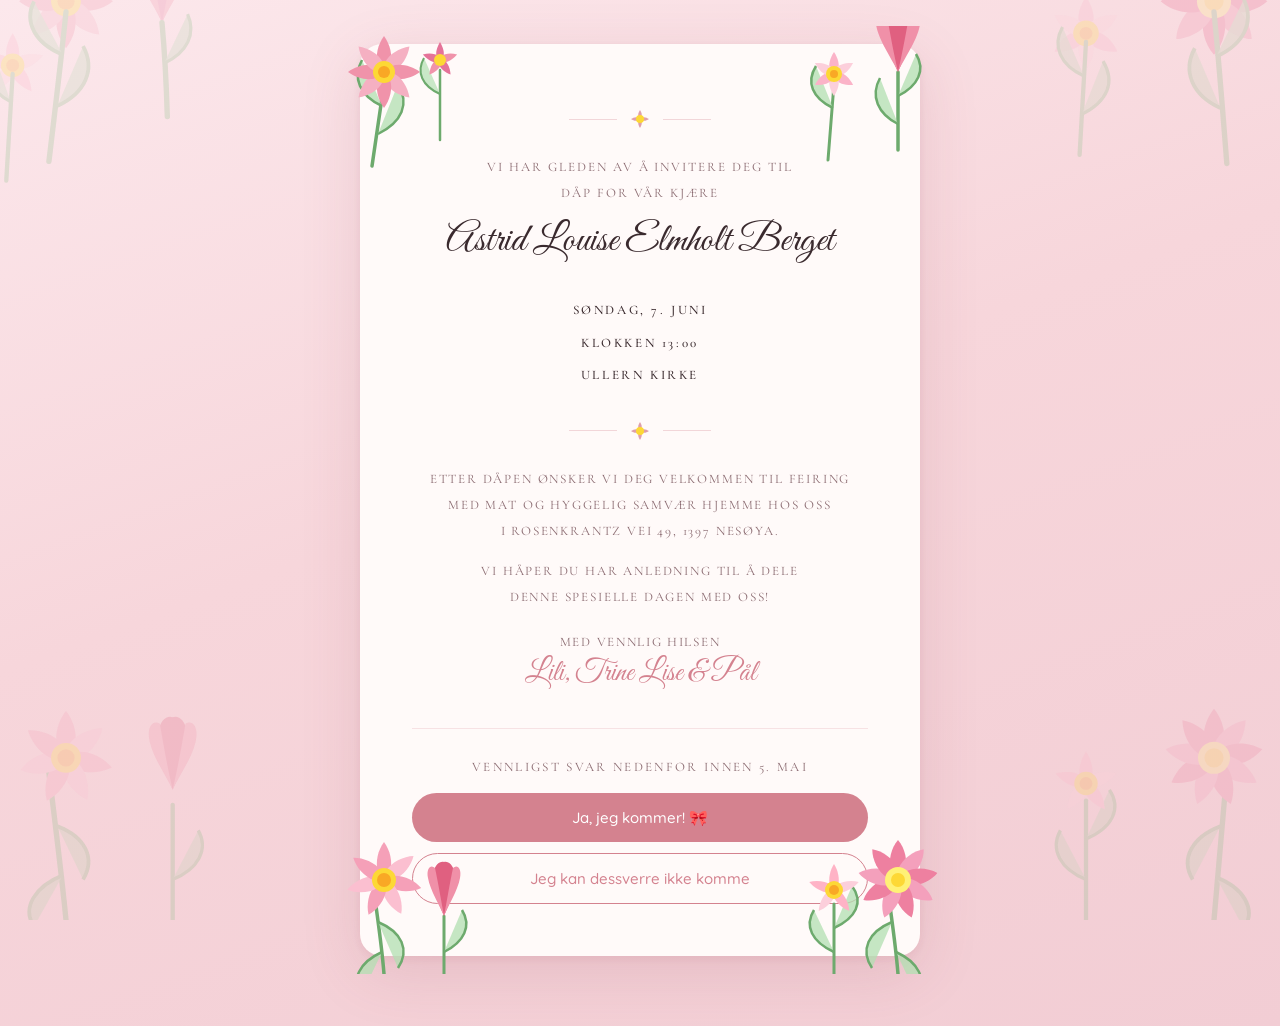
<file: index.html>
<!DOCTYPE html>
<html lang="no">
<head>
<meta charset="UTF-8">
<meta name="viewport" content="width=device-width, initial-scale=1.0">
<title>Dåpsinvitasjon – Astrid Louise Elmholt Berget</title>
<link rel="stylesheet" href="style.css">
<link href="https://fonts.googleapis.com/css2?family=Great+Vibes&family=Cormorant+Garamond:ital,wght@0,300;0,400;0,500;1,300;1,400&family=Quicksand:wght@400;500&display=swap" rel="stylesheet">
</head>
<body>

<!-- Background flowers -->
<div class="bg-flowers" aria-hidden="true">
  <!-- Top left -->
  <svg class="bg-flower bg-tl" viewBox="0 0 280 300" xmlns="http://www.w3.org/2000/svg">
    <g transform="translate(80,20)">
      <path d="M0,-44 C8,-34 11,-20 8,-10 C5,0 -5,0 -8,-10 C-11,-20 -8,-34 0,-44Z" fill="#f093aa" transform="rotate(0)"/>
      <path d="M0,-44 C8,-34 11,-20 8,-10 C5,0 -5,0 -8,-10 C-11,-20 -8,-34 0,-44Z" fill="#f5b0c2" transform="rotate(45)"/>
      <path d="M0,-44 C8,-34 11,-20 8,-10 C5,0 -5,0 -8,-10 C-11,-20 -8,-34 0,-44Z" fill="#f093aa" transform="rotate(90)"/>
      <path d="M0,-44 C8,-34 11,-20 8,-10 C5,0 -5,0 -8,-10 C-11,-20 -8,-34 0,-44Z" fill="#f5b0c2" transform="rotate(135)"/>
      <path d="M0,-44 C8,-34 11,-20 8,-10 C5,0 -5,0 -8,-10 C-11,-20 -8,-34 0,-44Z" fill="#f093aa" transform="rotate(180)"/>
      <path d="M0,-44 C8,-34 11,-20 8,-10 C5,0 -5,0 -8,-10 C-11,-20 -8,-34 0,-44Z" fill="#f5b0c2" transform="rotate(225)"/>
      <path d="M0,-44 C8,-34 11,-20 8,-10 C5,0 -5,0 -8,-10 C-11,-20 -8,-34 0,-44Z" fill="#f093aa" transform="rotate(270)"/>
      <path d="M0,-44 C8,-34 11,-20 8,-10 C5,0 -5,0 -8,-10 C-11,-20 -8,-34 0,-44Z" fill="#f5b0c2" transform="rotate(315)"/>
      <circle r="14" fill="#fdd835"/><circle r="8" fill="#f9a825"/>
    </g>
    <path d="M80,30 C76,70 70,120 64,170" stroke="#7cb97c" stroke-width="5" fill="none" stroke-linecap="round"/>
    <path d="M77,70 C52,60 40,40 50,20" stroke="#7cb97c" stroke-width="3.5" fill="#a5d6a7" fill-opacity=".8"/>
    <path d="M72,118 C98,106 108,84 96,62" stroke="#7cb97c" stroke-width="3.5" fill="#a5d6a7" fill-opacity=".8"/>
    <g transform="translate(170,40)">
      <path d="M0,0 C-6,-14 -18,-40 -16,-60 C-13,-76 -6,-80 0,-78 C6,-80 13,-76 16,-60 C18,-40 6,-14 0,0Z" fill="#e57399"/>
      <path d="M0,0 C-6,-14 -22,-36 -25,-54 C-27,-68 -20,-75 -14,-70 C-10,-50 -5,-25 0,0Z" fill="#f090a8"/>
      <path d="M0,0 C6,-14 22,-36 25,-54 C27,-68 20,-75 14,-70 C10,-50 5,-25 0,0Z" fill="#f090a8"/>
      <path d="M0,0 C2,22 4,55 5,88" stroke="#7cb97c" stroke-width="5" fill="none" stroke-linecap="round"/>
      <path d="M2,38 C24,28 32,10 24,-8" stroke="#7cb97c" stroke-width="3" fill="#a5d6a7" fill-opacity=".8"/>
    </g>
    <g transform="translate(30,80)">
      <path d="M0,-30 C5,-22 8,-12 5,-4 C2,4 -2,4 -5,-4 C-8,-12 -5,-22 0,-30Z" fill="#ffb3c6" transform="rotate(0)"/>
      <path d="M0,-30 C5,-22 8,-12 5,-4 C2,4 -2,4 -5,-4 C-8,-12 -5,-22 0,-30Z" fill="#fccfdb" transform="rotate(72)"/>
      <path d="M0,-30 C5,-22 8,-12 5,-4 C2,4 -2,4 -5,-4 C-8,-12 -5,-22 0,-30Z" fill="#ffb3c6" transform="rotate(144)"/>
      <path d="M0,-30 C5,-22 8,-12 5,-4 C2,4 -2,4 -5,-4 C-8,-12 -5,-22 0,-30Z" fill="#fccfdb" transform="rotate(216)"/>
      <path d="M0,-30 C5,-22 8,-12 5,-4 C2,4 -2,4 -5,-4 C-8,-12 -5,-22 0,-30Z" fill="#ffb3c6" transform="rotate(288)"/>
      <circle r="11" fill="#fdd835"/><circle r="6" fill="#f9a825"/>
    </g>
    <path d="M30,88 C28,120 26,155 24,188" stroke="#7cb97c" stroke-width="4" fill="none" stroke-linecap="round"/>
    <path d="M28,114 C8,104 2,86 12,68" stroke="#7cb97c" stroke-width="3" fill="#a5d6a7" fill-opacity=".75"/>
  </svg>

  <!-- Top right -->
  <svg class="bg-flower bg-tr" viewBox="0 0 280 300" xmlns="http://www.w3.org/2000/svg">
    <g transform="translate(200,20)">
      <path d="M0,-50 C9,-40 13,-24 9,-12 C5,0 -5,0 -9,-12 C-13,-24 -9,-40 0,-50Z" fill="#e8608a" transform="rotate(0)"/>
      <path d="M0,-50 C9,-40 13,-24 9,-12 C5,0 -5,0 -9,-12 C-13,-24 -9,-40 0,-50Z" fill="#f08caa" transform="rotate(45)"/>
      <path d="M0,-50 C9,-40 13,-24 9,-12 C5,0 -5,0 -9,-12 C-13,-24 -9,-40 0,-50Z" fill="#e8608a" transform="rotate(90)"/>
      <path d="M0,-50 C9,-40 13,-24 9,-12 C5,0 -5,0 -9,-12 C-13,-24 -9,-40 0,-50Z" fill="#f08caa" transform="rotate(135)"/>
      <path d="M0,-50 C9,-40 13,-24 9,-12 C5,0 -5,0 -9,-12 C-13,-24 -9,-40 0,-50Z" fill="#e8608a" transform="rotate(180)"/>
      <path d="M0,-50 C9,-40 13,-24 9,-12 C5,0 -5,0 -9,-12 C-13,-24 -9,-40 0,-50Z" fill="#f08caa" transform="rotate(225)"/>
      <path d="M0,-50 C9,-40 13,-24 9,-12 C5,0 -5,0 -9,-12 C-13,-24 -9,-40 0,-50Z" fill="#e8608a" transform="rotate(270)"/>
      <path d="M0,-50 C9,-40 13,-24 9,-12 C5,0 -5,0 -9,-12 C-13,-24 -9,-40 0,-50Z" fill="#f08caa" transform="rotate(315)"/>
      <circle r="16" fill="#fff176"/><circle r="9" fill="#fdd835"/>
    </g>
    <path d="M200,30 C204,70 208,120 212,172" stroke="#7cb97c" stroke-width="5" fill="none" stroke-linecap="round"/>
    <path d="M202,72 C228,60 238,40 228,18" stroke="#7cb97c" stroke-width="3.5" fill="#a5d6a7" fill-opacity=".8"/>
    <path d="M206,120 C180,108 170,86 182,64" stroke="#7cb97c" stroke-width="3.5" fill="#a5d6a7" fill-opacity=".8"/>
    <g transform="translate(80,50)">
      <path d="M0,-34 C6,-26 9,-15 6,-7 C3,1 -3,1 -6,-7 C-9,-15 -6,-26 0,-34Z" fill="#fbb3c8" transform="rotate(0)"/>
      <path d="M0,-34 C6,-26 9,-15 6,-7 C3,1 -3,1 -6,-7 C-9,-15 -6,-26 0,-34Z" fill="#fccfdb" transform="rotate(60)"/>
      <path d="M0,-34 C6,-26 9,-15 6,-7 C3,1 -3,1 -6,-7 C-9,-15 -6,-26 0,-34Z" fill="#fbb3c8" transform="rotate(120)"/>
      <path d="M0,-34 C6,-26 9,-15 6,-7 C3,1 -3,1 -6,-7 C-9,-15 -6,-26 0,-34Z" fill="#fccfdb" transform="rotate(180)"/>
      <path d="M0,-34 C6,-26 9,-15 6,-7 C3,1 -3,1 -6,-7 C-9,-15 -6,-26 0,-34Z" fill="#fbb3c8" transform="rotate(240)"/>
      <path d="M0,-34 C6,-26 9,-15 6,-7 C3,1 -3,1 -6,-7 C-9,-15 -6,-26 0,-34Z" fill="#fccfdb" transform="rotate(300)"/>
      <circle r="12" fill="#fdd835"/><circle r="6" fill="#f9a825"/>
    </g>
    <path d="M80,58 C78,92 76,128 74,164" stroke="#7cb97c" stroke-width="4" fill="none" stroke-linecap="round"/>
    <path d="M78,90 C56,80 48,62 58,44" stroke="#7cb97c" stroke-width="3" fill="#a5d6a7" fill-opacity=".75"/>
    <path d="M76,126 C100,114 108,96 96,76" stroke="#7cb97c" stroke-width="3" fill="#a5d6a7" fill-opacity=".75"/>
  </svg>

  <!-- Bottom left: stems up -->
  <svg class="bg-flower bg-bl" viewBox="0 0 280 300" xmlns="http://www.w3.org/2000/svg">
    <path d="M80,300 C76,258 70,210 64,162" stroke="#7cb97c" stroke-width="5" fill="none" stroke-linecap="round"/>
    <path d="M77,258 C52,268 38,288 50,306" stroke="#7cb97c" stroke-width="3.5" fill="#a5d6a7" fill-opacity=".8"/>
    <path d="M72,212 C98,222 108,242 96,262" stroke="#7cb97c" stroke-width="3.5" fill="#a5d6a7" fill-opacity=".8"/>
    <g transform="translate(80,148)">
      <path d="M0,-44 C8,-34 11,-20 8,-10 C5,0 -5,0 -8,-10 C-11,-20 -8,-34 0,-44Z" fill="#f5a0b8" transform="rotate(0)"/>
      <path d="M0,-44 C8,-34 11,-20 8,-10 C5,0 -5,0 -8,-10 C-11,-20 -8,-34 0,-44Z" fill="#fbbfd0" transform="rotate(51)"/>
      <path d="M0,-44 C8,-34 11,-20 8,-10 C5,0 -5,0 -8,-10 C-11,-20 -8,-34 0,-44Z" fill="#f5a0b8" transform="rotate(102)"/>
      <path d="M0,-44 C8,-34 11,-20 8,-10 C5,0 -5,0 -8,-10 C-11,-20 -8,-34 0,-44Z" fill="#fbbfd0" transform="rotate(153)"/>
      <path d="M0,-44 C8,-34 11,-20 8,-10 C5,0 -5,0 -8,-10 C-11,-20 -8,-34 0,-44Z" fill="#f5a0b8" transform="rotate(204)"/>
      <path d="M0,-44 C8,-34 11,-20 8,-10 C5,0 -5,0 -8,-10 C-11,-20 -8,-34 0,-44Z" fill="#fbbfd0" transform="rotate(255)"/>
      <path d="M0,-44 C8,-34 11,-20 8,-10 C5,0 -5,0 -8,-10 C-11,-20 -8,-34 0,-44Z" fill="#f5a0b8" transform="rotate(306)"/>
      <circle r="14" fill="#fdd835"/><circle r="8" fill="#f9a825"/>
    </g>
    <path d="M180,300 C180,265 180,228 180,192" stroke="#7cb97c" stroke-width="4" fill="none" stroke-linecap="round"/>
    <path d="M180,262 C204,252 214,234 204,216" stroke="#7cb97c" stroke-width="3" fill="#a5d6a7" fill-opacity=".75"/>
    <g transform="translate(180,178)">
      <path d="M0,0 C-5,-12 -16,-34 -14,-52 C-12,-66 -5,-70 0,-68 C5,-70 12,-66 14,-52 C16,-34 5,-12 0,0Z" fill="#e06080"/>
      <path d="M0,0 C-5,-12 -20,-32 -22,-48 C-24,-60 -18,-66 -12,-62 C-9,-44 -5,-22 0,0Z" fill="#f090a8"/>
      <path d="M0,0 C5,-12 20,-32 22,-48 C24,-60 18,-66 12,-62 C9,-44 5,-22 0,0Z" fill="#f090a8"/>
    </g>
  </svg>

  <!-- Bottom right: stems up -->
  <svg class="bg-flower bg-br" viewBox="0 0 280 300" xmlns="http://www.w3.org/2000/svg">
    <path d="M200,300 C204,258 208,210 212,162" stroke="#7cb97c" stroke-width="5" fill="none" stroke-linecap="round"/>
    <path d="M202,260 C228,270 240,290 228,308" stroke="#7cb97c" stroke-width="3.5" fill="#a5d6a7" fill-opacity=".8"/>
    <path d="M206,212 C180,222 168,242 180,262" stroke="#7cb97c" stroke-width="3.5" fill="#a5d6a7" fill-opacity=".8"/>
    <g transform="translate(200,148)">
      <path d="M0,-46 C8,-36 12,-22 8,-10 C4,2 -4,2 -8,-10 C-12,-22 -8,-36 0,-46Z" fill="#ee80a0" transform="rotate(0)"/>
      <path d="M0,-46 C8,-36 12,-22 8,-10 C4,2 -4,2 -8,-10 C-12,-22 -8,-36 0,-46Z" fill="#f4a0bc" transform="rotate(40)"/>
      <path d="M0,-46 C8,-36 12,-22 8,-10 C4,2 -4,2 -8,-10 C-12,-22 -8,-36 0,-46Z" fill="#ee80a0" transform="rotate(80)"/>
      <path d="M0,-46 C8,-36 12,-22 8,-10 C4,2 -4,2 -8,-10 C-12,-22 -8,-36 0,-46Z" fill="#f4a0bc" transform="rotate(120)"/>
      <path d="M0,-46 C8,-36 12,-22 8,-10 C4,2 -4,2 -8,-10 C-12,-22 -8,-36 0,-46Z" fill="#ee80a0" transform="rotate(160)"/>
      <path d="M0,-46 C8,-36 12,-22 8,-10 C4,2 -4,2 -8,-10 C-12,-22 -8,-36 0,-46Z" fill="#f4a0bc" transform="rotate(200)"/>
      <path d="M0,-46 C8,-36 12,-22 8,-10 C4,2 -4,2 -8,-10 C-12,-22 -8,-36 0,-46Z" fill="#ee80a0" transform="rotate(240)"/>
      <path d="M0,-46 C8,-36 12,-22 8,-10 C4,2 -4,2 -8,-10 C-12,-22 -8,-36 0,-46Z" fill="#f4a0bc" transform="rotate(280)"/>
      <path d="M0,-46 C8,-36 12,-22 8,-10 C4,2 -4,2 -8,-10 C-12,-22 -8,-36 0,-46Z" fill="#ee80a0" transform="rotate(320)"/>
      <circle r="15" fill="#fff176"/><circle r="9" fill="#fdd835"/>
    </g>
    <path d="M80,300 C80,264 80,226 80,188" stroke="#7cb97c" stroke-width="4" fill="none" stroke-linecap="round"/>
    <path d="M80,262 C56,252 46,234 56,216" stroke="#7cb97c" stroke-width="3" fill="#a5d6a7" fill-opacity=".75"/>
    <path d="M80,224 C104,214 114,196 102,178" stroke="#7cb97c" stroke-width="3" fill="#a5d6a7" fill-opacity=".75"/>
    <g transform="translate(80,172)">
      <path d="M0,-30 C5,-22 8,-12 5,-4 C2,4 -2,4 -5,-4 C-8,-12 -5,-22 0,-30Z" fill="#ffb3c6" transform="rotate(0)"/>
      <path d="M0,-30 C5,-22 8,-12 5,-4 C2,4 -2,4 -5,-4 C-8,-12 -5,-22 0,-30Z" fill="#fccfdb" transform="rotate(72)"/>
      <path d="M0,-30 C5,-22 8,-12 5,-4 C2,4 -2,4 -5,-4 C-8,-12 -5,-22 0,-30Z" fill="#ffb3c6" transform="rotate(144)"/>
      <path d="M0,-30 C5,-22 8,-12 5,-4 C2,4 -2,4 -5,-4 C-8,-12 -5,-22 0,-30Z" fill="#fccfdb" transform="rotate(216)"/>
      <path d="M0,-30 C5,-22 8,-12 5,-4 C2,4 -2,4 -5,-4 C-8,-12 -5,-22 0,-30Z" fill="#ffb3c6" transform="rotate(288)"/>
      <circle r="11" fill="#fdd835"/><circle r="6" fill="#f9a825"/>
    </g>
  </svg>
</div>

<!-- Main card -->
<main class="page-wrap">
  <div class="card">

    <!-- Corner flowers -->
    <svg class="corner tl" width="140" height="150" viewBox="0 0 140 150" aria-hidden="true">
      <path d="M42,58 C38,84 34,112 30,140" stroke="#6daa6d" stroke-width="3.5" fill="none" stroke-linecap="round"/>
      <path d="M40,80 C18,70 10,52 20,34" stroke="#6daa6d" stroke-width="2.5" fill="#b2dfb2" fill-opacity=".75"/>
      <path d="M36,108 C60,96 68,78 56,58" stroke="#6daa6d" stroke-width="2.5" fill="#b2dfb2" fill-opacity=".75"/>
      <g transform="translate(42,46)">
        <path d="M0,-36 C6,-28 9,-16 6,-8 C3,0 -3,0 -6,-8 C-9,-16 -6,-28 0,-36Z" fill="#f093aa"/>
        <path d="M0,-36 C6,-28 9,-16 6,-8 C3,0 -3,0 -6,-8 C-9,-16 -6,-28 0,-36Z" fill="#f5b0c2" transform="rotate(45)"/>
        <path d="M0,-36 C6,-28 9,-16 6,-8 C3,0 -3,0 -6,-8 C-9,-16 -6,-28 0,-36Z" fill="#f093aa" transform="rotate(90)"/>
        <path d="M0,-36 C6,-28 9,-16 6,-8 C3,0 -3,0 -6,-8 C-9,-16 -6,-28 0,-36Z" fill="#f5b0c2" transform="rotate(135)"/>
        <path d="M0,-36 C6,-28 9,-16 6,-8 C3,0 -3,0 -6,-8 C-9,-16 -6,-28 0,-36Z" fill="#f093aa" transform="rotate(180)"/>
        <path d="M0,-36 C6,-28 9,-16 6,-8 C3,0 -3,0 -6,-8 C-9,-16 -6,-28 0,-36Z" fill="#f5b0c2" transform="rotate(225)"/>
        <path d="M0,-36 C6,-28 9,-16 6,-8 C3,0 -3,0 -6,-8 C-9,-16 -6,-28 0,-36Z" fill="#f093aa" transform="rotate(270)"/>
        <path d="M0,-36 C6,-28 9,-16 6,-8 C3,0 -3,0 -6,-8 C-9,-16 -6,-28 0,-36Z" fill="#f5b0c2" transform="rotate(315)"/>
        <circle r="11" fill="#fdd835"/><circle r="6" fill="#f9a825"/>
      </g>
      <path d="M98,44 C98,66 98,90 98,114" stroke="#6daa6d" stroke-width="2.5" fill="none" stroke-linecap="round"/>
      <path d="M98,68 C80,60 74,46 82,32" stroke="#6daa6d" stroke-width="2" fill="#b2dfb2" fill-opacity=".7"/>
      <g transform="translate(98,34)">
        <path d="M0,-18 C3,-13 5,-7 3,-2 C1,3 -1,3 -3,-2 C-5,-7 -3,-13 0,-18Z" fill="#e57399" transform="rotate(0)"/>
        <path d="M0,-18 C3,-13 5,-7 3,-2 C1,3 -1,3 -3,-2 C-5,-7 -3,-13 0,-18Z" fill="#f093aa" transform="rotate(72)"/>
        <path d="M0,-18 C3,-13 5,-7 3,-2 C1,3 -1,3 -3,-2 C-5,-7 -3,-13 0,-18Z" fill="#e57399" transform="rotate(144)"/>
        <path d="M0,-18 C3,-13 5,-7 3,-2 C1,3 -1,3 -3,-2 C-5,-7 -3,-13 0,-18Z" fill="#f093aa" transform="rotate(216)"/>
        <path d="M0,-18 C3,-13 5,-7 3,-2 C1,3 -1,3 -3,-2 C-5,-7 -3,-13 0,-18Z" fill="#e57399" transform="rotate(288)"/>
        <circle r="6" fill="#fdd835"/>
      </g>
    </svg>

    <svg class="corner tr" width="140" height="150" viewBox="0 0 140 150" aria-hidden="true">
      <path d="M100,46 C100,70 100,96 100,124" stroke="#6daa6d" stroke-width="3.5" fill="none" stroke-linecap="round"/>
      <path d="M100,70 C120,60 128,44 118,28" stroke="#6daa6d" stroke-width="2.5" fill="#b2dfb2" fill-opacity=".75"/>
      <path d="M100,98 C80,88 72,70 82,52" stroke="#6daa6d" stroke-width="2.5" fill="#b2dfb2" fill-opacity=".75"/>
      <g transform="translate(100,46)">
        <path d="M0,0 C-5,-12 -16,-34 -14,-52 C-12,-66 -5,-70 0,-68 C5,-70 12,-66 14,-52 C16,-34 5,-12 0,0Z" fill="#e06080"/>
        <path d="M0,0 C-5,-12 -20,-32 -22,-48 C-24,-60 -18,-66 -12,-62 C-9,-44 -5,-22 0,0Z" fill="#f090a8"/>
        <path d="M0,0 C5,-12 20,-32 22,-48 C24,-60 18,-66 12,-62 C9,-44 5,-22 0,0Z" fill="#f090a8"/>
      </g>
      <path d="M36,58 C34,82 32,108 30,134" stroke="#6daa6d" stroke-width="3" fill="none" stroke-linecap="round"/>
      <path d="M35,82 C14,72 8,56 18,40" stroke="#6daa6d" stroke-width="2.5" fill="#b2dfb2" fill-opacity=".75"/>
      <g transform="translate(36,48)">
        <path d="M0,-22 C4,-16 6,-9 4,-3 C2,3 -2,3 -4,-3 C-6,-9 -4,-16 0,-22Z" fill="#fbb3c8" transform="rotate(0)"/>
        <path d="M0,-22 C4,-16 6,-9 4,-3 C2,3 -2,3 -4,-3 C-6,-9 -4,-16 0,-22Z" fill="#fccfdb" transform="rotate(60)"/>
        <path d="M0,-22 C4,-16 6,-9 4,-3 C2,3 -2,3 -4,-3 C-6,-9 -4,-16 0,-22Z" fill="#fbb3c8" transform="rotate(120)"/>
        <path d="M0,-22 C4,-16 6,-9 4,-3 C2,3 -2,3 -4,-3 C-6,-9 -4,-16 0,-22Z" fill="#fccfdb" transform="rotate(180)"/>
        <path d="M0,-22 C4,-16 6,-9 4,-3 C2,3 -2,3 -4,-3 C-6,-9 -4,-16 0,-22Z" fill="#fbb3c8" transform="rotate(240)"/>
        <path d="M0,-22 C4,-16 6,-9 4,-3 C2,3 -2,3 -4,-3 C-6,-9 -4,-16 0,-22Z" fill="#fccfdb" transform="rotate(300)"/>
        <circle r="8" fill="#fdd835"/><circle r="4" fill="#f9a825"/>
      </g>
    </svg>

    <svg class="corner bl" width="140" height="150" viewBox="0 0 140 150" aria-hidden="true">
      <path d="M42,150 C40,124 36,96 32,68" stroke="#6daa6d" stroke-width="3.5" fill="none" stroke-linecap="round"/>
      <path d="M40,128 C18,138 8,156 20,170" stroke="#6daa6d" stroke-width="2.5" fill="#b2dfb2" fill-opacity=".75"/>
      <path d="M36,98 C60,108 68,126 56,144" stroke="#6daa6d" stroke-width="2.5" fill="#b2dfb2" fill-opacity=".75"/>
      <g transform="translate(42,56)">
        <path d="M0,-38 C6,-30 9,-18 6,-8 C3,2 -3,2 -6,-8 C-9,-18 -6,-30 0,-38Z" fill="#f5a0b8" transform="rotate(0)"/>
        <path d="M0,-38 C6,-30 9,-18 6,-8 C3,2 -3,2 -6,-8 C-9,-18 -6,-30 0,-38Z" fill="#fbbfd0" transform="rotate(51)"/>
        <path d="M0,-38 C6,-30 9,-18 6,-8 C3,2 -3,2 -6,-8 C-9,-18 -6,-30 0,-38Z" fill="#f5a0b8" transform="rotate(102)"/>
        <path d="M0,-38 C6,-30 9,-18 6,-8 C3,2 -3,2 -6,-8 C-9,-18 -6,-30 0,-38Z" fill="#fbbfd0" transform="rotate(153)"/>
        <path d="M0,-38 C6,-30 9,-18 6,-8 C3,2 -3,2 -6,-8 C-9,-18 -6,-30 0,-38Z" fill="#f5a0b8" transform="rotate(204)"/>
        <path d="M0,-38 C6,-30 9,-18 6,-8 C3,2 -3,2 -6,-8 C-9,-18 -6,-30 0,-38Z" fill="#fbbfd0" transform="rotate(255)"/>
        <path d="M0,-38 C6,-30 9,-18 6,-8 C3,2 -3,2 -6,-8 C-9,-18 -6,-30 0,-38Z" fill="#f5a0b8" transform="rotate(306)"/>
        <circle r="12" fill="#fdd835"/><circle r="7" fill="#f9a825"/>
      </g>
      <path d="M102,150 C102,128 102,108 102,92" stroke="#6daa6d" stroke-width="3" fill="none" stroke-linecap="round"/>
      <path d="M102,128 C122,118 130,102 120,86" stroke="#6daa6d" stroke-width="2.5" fill="#b2dfb2" fill-opacity=".75"/>
      <g transform="translate(102,92)">
        <path d="M0,0 C-4,-10 -13,-28 -11,-42 C-9,-52 -4,-55 0,-54 C4,-55 9,-52 11,-42 C13,-28 4,-10 0,0Z" fill="#e06080"/>
        <path d="M0,0 C-4,-10 -14,-26 -16,-38 C-18,-48 -13,-52 -9,-48 C-6,-34 -3,-16 0,0Z" fill="#f090a8"/>
        <path d="M0,0 C4,-10 14,-26 16,-38 C18,-48 13,-52 9,-48 C6,-34 3,-16 0,0Z" fill="#f090a8"/>
      </g>
    </svg>

    <svg class="corner br" width="140" height="150" viewBox="0 0 140 150" aria-hidden="true">
      <path d="M100,150 C98,124 94,96 90,68" stroke="#6daa6d" stroke-width="3.5" fill="none" stroke-linecap="round"/>
      <path d="M98,128 C120,138 130,156 118,170" stroke="#6daa6d" stroke-width="2.5" fill="#b2dfb2" fill-opacity=".75"/>
      <path d="M94,98 C70,108 62,126 74,144" stroke="#6daa6d" stroke-width="2.5" fill="#b2dfb2" fill-opacity=".75"/>
      <g transform="translate(100,56)">
        <path d="M0,-40 C7,-32 10,-19 7,-9 C4,1 -4,1 -7,-9 C-10,-19 -7,-32 0,-40Z" fill="#ee80a0" transform="rotate(0)"/>
        <path d="M0,-40 C7,-32 10,-19 7,-9 C4,1 -4,1 -7,-9 C-10,-19 -7,-32 0,-40Z" fill="#f4a0bc" transform="rotate(40)"/>
        <path d="M0,-40 C7,-32 10,-19 7,-9 C4,1 -4,1 -7,-9 C-10,-19 -7,-32 0,-40Z" fill="#ee80a0" transform="rotate(80)"/>
        <path d="M0,-40 C7,-32 10,-19 7,-9 C4,1 -4,1 -7,-9 C-10,-19 -7,-32 0,-40Z" fill="#f4a0bc" transform="rotate(120)"/>
        <path d="M0,-40 C7,-32 10,-19 7,-9 C4,1 -4,1 -7,-9 C-10,-19 -7,-32 0,-40Z" fill="#ee80a0" transform="rotate(160)"/>
        <path d="M0,-40 C7,-32 10,-19 7,-9 C4,1 -4,1 -7,-9 C-10,-19 -7,-32 0,-40Z" fill="#f4a0bc" transform="rotate(200)"/>
        <path d="M0,-40 C7,-32 10,-19 7,-9 C4,1 -4,1 -7,-9 C-10,-19 -7,-32 0,-40Z" fill="#ee80a0" transform="rotate(240)"/>
        <path d="M0,-40 C7,-32 10,-19 7,-9 C4,1 -4,1 -7,-9 C-10,-19 -7,-32 0,-40Z" fill="#f4a0bc" transform="rotate(280)"/>
        <path d="M0,-40 C7,-32 10,-19 7,-9 C4,1 -4,1 -7,-9 C-10,-19 -7,-32 0,-40Z" fill="#ee80a0" transform="rotate(320)"/>
        <circle r="13" fill="#fff176"/><circle r="7" fill="#fdd835"/>
      </g>
      <path d="M36,150 C36,128 36,104 36,80" stroke="#6daa6d" stroke-width="3" fill="none" stroke-linecap="round"/>
      <path d="M36,128 C14,118 6,102 16,86" stroke="#6daa6d" stroke-width="2.5" fill="#b2dfb2" fill-opacity=".75"/>
      <path d="M36,104 C58,94 66,78 54,62" stroke="#6daa6d" stroke-width="2.5" fill="#b2dfb2" fill-opacity=".75"/>
      <g transform="translate(36,66)">
        <path d="M0,-26 C4,-20 6,-11 4,-4 C2,3 -2,3 -4,-4 C-6,-11 -4,-20 0,-26Z" fill="#ffb3c6" transform="rotate(0)"/>
        <path d="M0,-26 C4,-20 6,-11 4,-4 C2,3 -2,3 -4,-4 C-6,-11 -4,-20 0,-26Z" fill="#fccfdb" transform="rotate(72)"/>
        <path d="M0,-26 C4,-20 6,-11 4,-4 C2,3 -2,3 -4,-4 C-6,-11 -4,-20 0,-26Z" fill="#ffb3c6" transform="rotate(144)"/>
        <path d="M0,-26 C4,-20 6,-11 4,-4 C2,3 -2,3 -4,-4 C-6,-11 -4,-20 0,-26Z" fill="#fccfdb" transform="rotate(216)"/>
        <path d="M0,-26 C4,-20 6,-11 4,-4 C2,3 -2,3 -4,-4 C-6,-11 -4,-20 0,-26Z" fill="#ffb3c6" transform="rotate(288)"/>
        <circle r="9" fill="#fdd835"/><circle r="5" fill="#f9a825"/>
      </g>
    </svg>

    <!-- Card content -->
    <p class="dear" id="dearLabel">Kjære</p>
    <p class="gname" id="guestName"></p>

    <div class="divider" aria-hidden="true">
      <div class="div-line"></div>
      <svg width="22" height="22" viewBox="0 0 22 22">
        <path d="M11,2 C12.4,4.2 13.6,7 12.2,9.2 C11.4,10.5 10.6,10.5 9.8,9.2 C8.4,7 9.6,4.2 11,2Z" fill="#d4828f" opacity=".75"/>
        <path d="M11,2 C12.4,4.2 13.6,7 12.2,9.2 C11.4,10.5 10.6,10.5 9.8,9.2 C8.4,7 9.6,4.2 11,2Z" fill="#d4828f" opacity=".75" transform="rotate(90,11,11)"/>
        <path d="M11,2 C12.4,4.2 13.6,7 12.2,9.2 C11.4,10.5 10.6,10.5 9.8,9.2 C8.4,7 9.6,4.2 11,2Z" fill="#d4828f" opacity=".75" transform="rotate(180,11,11)"/>
        <path d="M11,2 C12.4,4.2 13.6,7 12.2,9.2 C11.4,10.5 10.6,10.5 9.8,9.2 C8.4,7 9.6,4.2 11,2Z" fill="#d4828f" opacity=".75" transform="rotate(270,11,11)"/>
        <circle cx="11" cy="11" r="4" fill="#fdd835"/>
      </svg>
      <div class="div-line"></div>
    </div>

    <p class="intro">Vi har gleden av å invitere deg til<br>dåp for vår kjære</p>
    <p class="bname">Astrid Louise Elmholt Berget</p>

    <p class="details">Søndag, 7. juni<br>Klokken 13:00<br>Ullern Kirke</p>

    <div class="divider" aria-hidden="true">
      <div class="div-line"></div>
      <svg width="22" height="22" viewBox="0 0 22 22">
        <path d="M11,2 C12.4,4.2 13.6,7 12.2,9.2 C11.4,10.5 10.6,10.5 9.8,9.2 C8.4,7 9.6,4.2 11,2Z" fill="#d4828f" opacity=".75"/>
        <path d="M11,2 C12.4,4.2 13.6,7 12.2,9.2 C11.4,10.5 10.6,10.5 9.8,9.2 C8.4,7 9.6,4.2 11,2Z" fill="#d4828f" opacity=".75" transform="rotate(90,11,11)"/>
        <path d="M11,2 C12.4,4.2 13.6,7 12.2,9.2 C11.4,10.5 10.6,10.5 9.8,9.2 C8.4,7 9.6,4.2 11,2Z" fill="#d4828f" opacity=".75" transform="rotate(180,11,11)"/>
        <path d="M11,2 C12.4,4.2 13.6,7 12.2,9.2 C11.4,10.5 10.6,10.5 9.8,9.2 C8.4,7 9.6,4.2 11,2Z" fill="#d4828f" opacity=".75" transform="rotate(270,11,11)"/>
        <circle cx="11" cy="11" r="4" fill="#fdd835"/>
      </svg>
      <div class="div-line"></div>
    </div>

    <p class="prose">Etter dåpen ønsker vi deg velkommen til feiring
med mat og hyggelig samvær hjemme hos oss
i Rosenkrantz vei 49, 1397 Nesøya.</p>
    <p class="prose" style="margin-top:14px">Vi håper du har anledning til å dele
denne spesielle dagen med oss!</p>

    <p class="closing">Med vennlig hilsen</p>
    <p class="hosts">Lili, Trine Lise &amp; Pål</p>

    <div class="rsvp-sec">
      <p class="rsvp-lbl">Vennligst svar nedenfor innen 5. mai</p>
      <div class="btn-row" id="btnRow">
        <button class="btn btn-yes" onclick="showForm(true)">Ja, jeg kommer! 🎀</button>
        <button class="btn btn-no" onclick="showForm(false)">Jeg kan dessverre ikke komme</button>
      </div>
      <div class="rsvp-form" id="rsvpForm">
        <div class="fg">
          <label for="nameInput">Navn</label>
          <input type="text" id="nameInput" placeholder="Ditt navn">
        </div>
        <div class="fg">
          <label for="msgInput">Melding (valgfritt)</label>
          <textarea id="msgInput" rows="3" placeholder="Skriv gjerne en hilsen..."></textarea>
        </div>
        <button class="btn-sub" onclick="submitRsvp()">Send svar 🌸</button>
      </div>
      <div class="conf" id="conf">
        <div class="conf-ico" id="confIco">🌸</div>
        <p id="confTxt">Tusen takk!</p>
      </div>
    </div>

  </div>
</main>

<script>
const SUPABASE_URL  = 'https://esubtibaucuzkzdaolge.supabase.co';
const SUPABASE_ANON = 'eyJhbGciOiJIUzI1NiIsInR5cCI6IkpXVCJ9.eyJpc3MiOiJzdXBhYmFzZSIsInJlZiI6ImVzdWJ0aWJhdWN1emt6ZGFvbGdlIiwicm9sZSI6ImFub24iLCJpYXQiOjE3NzYxMjY1NTUsImV4cCI6MjA5MTcwMjU1NX0.ow8GbbGMiOlgNwvI0jZ2O38lHs8h7S6h7g4AwapVVWg';

const params = new URLSearchParams(window.location.search);
const gjest  = params.get('gjest');

if (gjest) {
  const name = decodeURIComponent(gjest.replace(/\+/g, ' '));
  document.getElementById('guestName').textContent  = name;
  document.getElementById('nameInput').value         = name;
  document.getElementById('dearLabel').style.display = 'block';
  fetch(SUPABASE_URL + '/rest/v1/visits', {
    method: 'POST',
    headers: {
      'apikey':        SUPABASE_ANON,
      'Authorization': 'Bearer ' + SUPABASE_ANON,
      'Content-Type':  'application/json',
      'Prefer':        'return=minimal'
    },
    body: JSON.stringify({ url_param: gjest })
  });
} else {
  document.getElementById('guestName').style.display = 'none';
  document.getElementById('dearLabel').style.display = 'none';
}

let attending = null;

function showForm(isAttending) {
  attending = isAttending;
  const row  = document.getElementById('btnRow');
  row.style.opacity       = '0.4';
  row.style.pointerEvents = 'none';
  const form = document.getElementById('rsvpForm');
  form.classList.add('on');
  form.scrollIntoView({ behavior: 'smooth', block: 'nearest' });
}

async function submitRsvp() {
  const name = document.getElementById('nameInput').value.trim() || (gjest || 'Gjest');
  const msg  = document.getElementById('msgInput').value.trim();
  document.getElementById('rsvpForm').classList.remove('on');
  document.getElementById('btnRow').style.display = 'none';
  const conf = document.getElementById('conf');
  document.getElementById('confIco').textContent = '⏳';
  document.getElementById('confTxt').textContent  = 'Sender svar...';
  conf.classList.add('on');
  try {
    const res = await fetch(SUPABASE_URL + '/rest/v1/rsvps', {
      method:  'POST',
      headers: {
        'apikey':        SUPABASE_ANON,
        'Authorization': 'Bearer ' + SUPABASE_ANON,
        'Content-Type':  'application/json',
        'Prefer':        'return=minimal'
      },
      body: JSON.stringify({
        guest_name: name,
        url_param:  gjest || null,
        attending:  attending,
        message:    msg || null
      })
    });
    if (!res.ok) throw new Error('HTTP ' + res.status);
  } catch (e) {
    console.error('Supabase feil:', e);
  }
  document.getElementById('confIco').textContent = attending ? '🎀' : '🌷';
  document.getElementById('confTxt').textContent  = attending
    ? 'Tusen takk, ' + name + '! Vi gleder oss til å feire sammen med deg.'
    : 'Takk for at du ga oss beskjed, ' + name + '. Vi savner deg!';
}
</script>
</body>
</html>
</file>
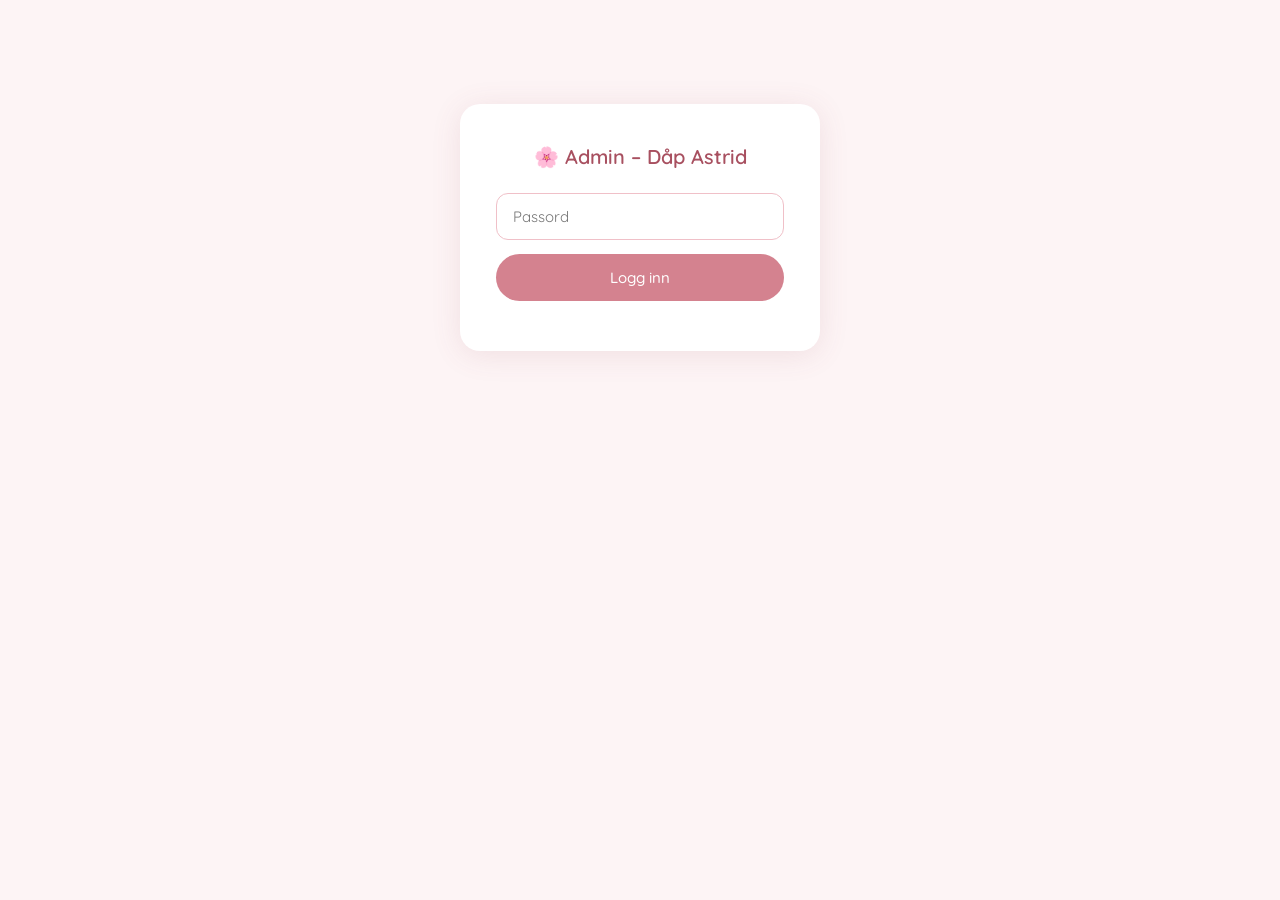
<file: admin.html>
<!DOCTYPE html>
<html lang="no">
<head>
<meta charset="UTF-8">
<meta name="viewport" content="width=device-width, initial-scale=1.0">
<title>Admin – Dåp Astrid</title>
<link href="https://fonts.googleapis.com/css2?family=Quicksand:wght@400;500;600&display=swap" rel="stylesheet">
<style>
*, *::before, *::after { box-sizing: border-box; margin: 0; padding: 0; }
:root {
  --rose: #d4828f;
  --deep: #a85060;
  --cream: #fffaf9;
  --muted: #8a6a70;
  --text: #3a2a2e;
  --blush: #fce8ec;
}
body {
  font-family: 'Quicksand', sans-serif;
  background: #fdf4f5;
  color: var(--text);
  min-height: 100vh;
  padding: 24px 16px 60px;
}

/* LOGIN */
.login-wrap {
  max-width: 360px;
  margin: 80px auto;
  background: #fff;
  border-radius: 20px;
  padding: 40px 36px;
  box-shadow: 0 4px 30px rgba(150,70,90,.12);
  text-align: center;
}
.login-wrap h2 {
  font-size: 20px;
  color: var(--deep);
  margin-bottom: 24px;
  font-weight: 600;
}
.login-wrap input {
  width: 100%;
  padding: 13px 16px;
  border: 1.5px solid #f0c0c8;
  border-radius: 12px;
  font-family: 'Quicksand', sans-serif;
  font-size: 15px;
  outline: none;
  margin-bottom: 14px;
  color: var(--text);
}
.login-wrap input:focus { border-color: var(--rose); }
.btn-login {
  width: 100%;
  background: var(--rose);
  color: #fff;
  border: none;
  border-radius: 50px;
  padding: 14px;
  font-family: 'Quicksand', sans-serif;
  font-size: 15px;
  font-weight: 500;
  cursor: pointer;
  transition: background .2s;
}
.btn-login:hover { background: var(--deep); }
.login-err { color: #c0392b; font-size: 13px; margin-top: 10px; }

/* DASHBOARD */
.dash { max-width: 860px; margin: 0 auto; display: none; }
.dash-header {
  display: flex;
  justify-content: space-between;
  align-items: flex-start;
  margin-bottom: 28px;
  flex-wrap: wrap;
  gap: 12px;
}
.dash-header h1 { font-size: 22px; color: var(--deep); font-weight: 600; }
.dash-header p  { font-size: 14px; color: var(--muted); margin-top: 3px; }
.btn-logout {
  background: none;
  border: 1.5px solid #e0b0b8;
  color: var(--muted);
  border-radius: 50px;
  padding: 8px 18px;
  font-size: 13px;
  cursor: pointer;
  font-family: 'Quicksand', sans-serif;
}
.btn-logout:hover { background: var(--blush); }

/* LINK GENERATOR */
.link-box {
  background: #fff;
  border-radius: 16px;
  padding: 22px 24px;
  box-shadow: 0 2px 12px rgba(150,70,90,.08);
  margin-bottom: 24px;
}
.link-box h3 {
  font-size: 13px;
  font-weight: 600;
  color: var(--deep);
  text-transform: uppercase;
  letter-spacing: .1em;
  margin-bottom: 14px;
}
.link-row { display: flex; gap: 10px; flex-wrap: wrap; }
.link-row input {
  flex: 1;
  min-width: 200px;
  padding: 11px 14px;
  border: 1.5px solid #f0c0c8;
  border-radius: 10px;
  font-family: 'Quicksand', sans-serif;
  font-size: 14px;
  color: var(--text);
  outline: none;
}
.link-row input:focus { border-color: var(--rose); }
.btn-gen {
  background: var(--rose);
  color: #fff;
  border: none;
  border-radius: 10px;
  padding: 11px 20px;
  font-family: 'Quicksand', sans-serif;
  font-size: 14px;
  font-weight: 500;
  cursor: pointer;
  white-space: nowrap;
}
.btn-gen:hover { background: var(--deep); }
.link-result {
  display: none;
  margin-top: 12px;
  background: #f0f8f0;
  border-radius: 10px;
  padding: 12px 16px;
  font-size: 13px;
  color: #3a5a3a;
  word-break: break-all;
  display: none;
  align-items: center;
  gap: 10px;
  flex-wrap: wrap;
}
.link-result.show { display: flex; }
.link-result a { color: #2e7d32; }
.btn-copy {
  background: #4caf50;
  color: #fff;
  border: none;
  border-radius: 8px;
  padding: 6px 14px;
  font-size: 12px;
  font-weight: 500;
  cursor: pointer;
  font-family: 'Quicksand', sans-serif;
  white-space: nowrap;
}

/* STATS */
.stats {
  display: grid;
  grid-template-columns: repeat(auto-fit, minmax(130px, 1fr));
  gap: 14px;
  margin-bottom: 26px;
}
.stat {
  background: #fff;
  border-radius: 16px;
  padding: 20px 16px;
  text-align: center;
  box-shadow: 0 2px 12px rgba(150,70,90,.08);
}
.stat .n { font-size: 36px; font-weight: 700; color: var(--rose); }
.stat .l { font-size: 12px; color: var(--muted); text-transform: uppercase; letter-spacing: .08em; margin-top: 4px; }
.stat.yes .n { color: #4caf50; }
.stat.no  .n { color: #e57373; }

/* TABLE */
.table-head {
  display: flex;
  justify-content: space-between;
  align-items: center;
  margin-bottom: 14px;
  flex-wrap: wrap;
  gap: 10px;
}
.table-head span { font-size: 14px; color: var(--muted); }
.btn-csv {
  background: #fff;
  border: 1.5px solid var(--rose);
  color: var(--rose);
  border-radius: 50px;
  padding: 9px 22px;
  font-size: 13px;
  font-weight: 500;
  cursor: pointer;
  font-family: 'Quicksand', sans-serif;
}
.btn-csv:hover { background: var(--blush); }
.table-wrap {
  background: #fff;
  border-radius: 16px;
  overflow: hidden;
  box-shadow: 0 2px 12px rgba(150,70,90,.08);
  overflow-x: auto;
}
table { width: 100%; border-collapse: collapse; min-width: 480px; }
thead { background: var(--blush); }
th {
  padding: 14px 18px;
  text-align: left;
  font-size: 12px;
  font-weight: 600;
  text-transform: uppercase;
  letter-spacing: .08em;
  color: var(--muted);
}
td {
  padding: 13px 18px;
  font-size: 14px;
  border-top: 1px solid #fce8ec;
  vertical-align: top;
}
.badge {
  display: inline-block;
  padding: 3px 12px;
  border-radius: 50px;
  font-size: 12px;
  font-weight: 600;
}
.badge.yes { background: #e8f5e9; color: #2e7d32; }
.badge.no  { background: #ffebee; color: #c62828; }
td .muted  { color: #bbb; font-style: italic; }
.loading   { text-align: center; padding: 48px; color: var(--muted); font-size: 15px; }
</style>
</head>
<body>

<!-- LOGIN -->
<div class="login-wrap" id="loginWrap">
  <h2>🌸 Admin – Dåp Astrid</h2>
  <input type="password" id="pwInput" placeholder="Passord" onkeydown="if(event.key==='Enter') login()">
  <button class="btn-login" onclick="login()">Logg inn</button>
  <p class="login-err" id="loginErr"></p>
</div>

<!-- DASHBOARD -->
<div class="dash" id="dash">

  <div class="dash-header">
    <div>
      <h1>Dåpsinvitasjon – Astrid Louise</h1>
      <p>Oversikt over svar fra gjester</p>
    </div>
    <button class="btn-logout" onclick="logout()">Logg ut</button>
  </div>

  <!-- Link generator -->
  <div class="link-box">
    <h3>Lag gjeste-lenke</h3>
    <div class="link-row">
      <input type="text" id="nameInput" placeholder="Gjestenavn, f.eks. Mormor eller Familie Hansen">
      <button class="btn-gen" onclick="generateLink()">Lag lenke</button>
    </div>
    <div class="link-result" id="linkResult">
      <a id="linkHref" href="#" target="_blank"></a>
      <button class="btn-copy" id="copyBtn" onclick="copyLink()">Kopier</button>
    </div>
  </div>

  <!-- Stats -->
  <div class="stats">
    <div class="stat">
      <div class="n" id="sTotal">–</div>
      <div class="l">Svar totalt</div>
    </div>
    <div class="stat yes">
      <div class="n" id="sYes">–</div>
      <div class="l">Kommer</div>
    </div>
    <div class="stat no">
      <div class="n" id="sNo">–</div>
      <div class="l">Kan ikke komme</div>
    </div>
    <div class="stat" style="--n-color:#7cb97c">
      <div class="n" id="sVisits" style="color:#7cb97c">–</div>
      <div class="l">Lenker åpnet</div>
    </div>
  </div>

  <!-- RSVP Table -->
  <div class="table-head">
    <span id="tableLabel">Laster...</span>
    <button class="btn-csv" onclick="exportCSV()">Last ned CSV</button>
  </div>
  <div class="table-wrap" id="tableWrap">
    <div class="loading">Henter svar...</div>
  </div>

  <!-- Visits Table -->
  <div class="table-head" style="margin-top:32px">
    <span>Besøksoversikt per gjest</span>
  </div>
  <div class="table-wrap" id="visitWrap">
    <div class="loading">Henter besøk...</div>
  </div>

</div>

<script>
const SUPABASE_URL = 'https://esubtibaucuzkzdaolge.supabase.co';
const SUPABASE_ANON = 'eyJhbGciOiJIUzI1NiIsInR5cCI6IkpXVCJ9.eyJpc3MiOiJzdXBhYmFzZSIsInJlZiI6ImVzdWJ0aWJhdWN1emt6ZGFvbGdlIiwicm9sZSI6ImFub24iLCJpYXQiOjE3NzYxMjY1NTUsImV4cCI6MjA5MTcwMjU1NX0.ow8GbbGMiOlgNwvI0jZ2O38lHs8h7S6h7g4AwapVVWg';
const PASSWORD = 'dåp2025';
let rsvps = [];
let visits = [];
let currentLink = '';

function login() {
  const pw = document.getElementById('pwInput').value;
  if (pw === PASSWORD) {
    document.getElementById('loginWrap').style.display = 'none';
    document.getElementById('dash').style.display = 'block';
    loadData();
  } else {
    document.getElementById('loginErr').textContent = 'Feil passord – prøv igjen.';
  }
}

function logout() {
  document.getElementById('loginWrap').style.display = 'block';
  document.getElementById('dash').style.display = 'none';
  document.getElementById('pwInput').value = '';
  document.getElementById('loginErr').textContent = '';
}

async function loadData() {
  try {
    const [rsvpRes, visitRes] = await Promise.all([
      fetch(SUPABASE_URL + '/rest/v1/rsvps?select=*&order=created_at.desc', {
        headers: { 'apikey': SUPABASE_ANON, 'Authorization': 'Bearer ' + SUPABASE_ANON }
      }),
      fetch(SUPABASE_URL + '/rest/v1/visits?select=*&order=visited_at.desc', {
        headers: { 'apikey': SUPABASE_ANON, 'Authorization': 'Bearer ' + SUPABASE_ANON }
      })
    ]);
    if (!rsvpRes.ok) throw new Error('HTTP ' + rsvpRes.status);
    rsvps  = await rsvpRes.json();
    visits = visitRes.ok ? await visitRes.json() : [];
    renderDashboard();
  } catch (e) {
    document.getElementById('tableWrap').innerHTML =
      '<div class="loading" style="color:#c62828">Kunne ikke hente data.<br>Sjekk at SUPABASE_URL og SUPABASE_ANON er riktig.</div>';
  }
}

function renderDashboard() {
  const yes = rsvps.filter(r => r.attending).length;
  const no  = rsvps.filter(r => !r.attending).length;

  document.getElementById('sTotal').textContent  = rsvps.length;
  document.getElementById('sYes').textContent    = yes;
  document.getElementById('sNo').textContent     = no;
  document.getElementById('sVisits').textContent = visits.length;
  document.getElementById('tableLabel').textContent = rsvps.length + ' svar totalt';

  if (rsvps.length === 0) {
    document.getElementById('tableWrap').innerHTML = '<div class="loading">Ingen svar ennå.</div>';
  } else {
    const rows = rsvps.map(r => {
      const d    = new Date(r.created_at);
      const dato = d.toLocaleDateString('no-NO', { day: '2-digit', month: '2-digit', year: 'numeric' });
      const tid  = d.toLocaleTimeString('no-NO', { hour: '2-digit', minute: '2-digit' });
      const antallBesøk = visits.filter(v => v.url_param === r.url_param).length;
      return `<tr>
        <td><strong>${esc(r.guest_name)}</strong></td>
        <td><span class="badge ${r.attending ? 'yes' : 'no'}">${r.attending ? 'Kommer' : 'Kan ikke'}</span></td>
        <td>${r.message ? esc(r.message) : '<span class="muted">–</span>'}</td>
        <td style="text-align:center">${antallBesøk > 0 ? '👁 ' + antallBesøk : '<span class="muted">–</span>'}</td>
        <td style="color:#aaa;font-size:13px;white-space:nowrap">${dato} ${tid}</td>
      </tr>`;
    }).join('');
    document.getElementById('tableWrap').innerHTML = `
      <table>
        <thead>
          <tr>
            <th>Navn</th>
            <th>Svar</th>
            <th>Melding</th>
            <th>Åpnet</th>
            <th>Tidspunkt</th>
          </tr>
        </thead>
        <tbody>${rows}</tbody>
      </table>`;
  }

  // Visits table
  const uniqVisits = [...new Map(visits.map(v => [v.url_param, v])).values()];
  const visitRows = uniqVisits.map(v => {
    const antall  = visits.filter(x => x.url_param === v.url_param).length;
    const svart   = rsvps.find(r => r.url_param === v.url_param);
    const siste   = new Date(v.visited_at);
    const dato    = siste.toLocaleDateString('no-NO', { day: '2-digit', month: '2-digit' });
    const tid     = siste.toLocaleTimeString('no-NO', { hour: '2-digit', minute: '2-digit' });
    return `<tr>
      <td><strong>${esc(v.url_param || '–')}</strong></td>
      <td style="text-align:center">👁 ${antall}</td>
      <td>${svart ? '<span class="badge ' + (svart.attending ? 'yes' : 'no') + '">' + (svart.attending ? 'Svart ja' : 'Svart nei') + '</span>' : '<span class="muted">Ikke svart</span>'}</td>
      <td style="color:#aaa;font-size:13px;white-space:nowrap">${dato} ${tid}</td>
    </tr>`;
  }).join('');

  document.getElementById('visitWrap').innerHTML = uniqVisits.length === 0
    ? '<div class="loading">Ingen besøk ennå.</div>'
    : `<table>
        <thead><tr><th>Gjest</th><th>Åpninger</th><th>Status</th><th>Sist åpnet</th></tr></thead>
        <tbody>${visitRows}</tbody>
      </table>`;
}

function esc(s) {
  return String(s).replace(/&/g,'&amp;').replace(/</g,'&lt;').replace(/>/g,'&gt;');
}

function generateLink() {
  const name = document.getElementById('nameInput').value.trim();
  if (!name) return;
  const encoded = encodeURIComponent(name).replace(/%20/g, '+');
  const base    = window.location.origin;
  currentLink   = base + '/?gjest=' + encoded;
  const el      = document.getElementById('linkHref');
  el.textContent = currentLink;
  el.href        = currentLink;
  document.getElementById('linkResult').classList.add('show');
  document.getElementById('copyBtn').textContent = 'Kopier';
}

function copyLink() {
  navigator.clipboard.writeText(currentLink).then(() => {
    document.getElementById('copyBtn').textContent = 'Kopiert!';
    setTimeout(() => { document.getElementById('copyBtn').textContent = 'Kopier'; }, 2000);
  });
}

function exportCSV() {
  if (!rsvps.length) return alert('Ingen data å eksportere.');
  const header = ['Navn', 'Svar', 'Melding', 'Åpnet antall ganger', 'Tidspunkt'];
  const rows   = rsvps.map(r => [
    '"' + r.guest_name + '"',
    r.attending ? 'Kommer' : 'Kan ikke',
    '"' + (r.message || '').replace(/"/g, '""') + '"',
    visits.filter(v => v.url_param === r.url_param).length,
    new Date(r.created_at).toLocaleString('no-NO')
  ]);
  const csv  = [header, ...rows].map(r => r.join(',')).join('\n');
  const blob = new Blob(['\uFEFF' + csv], { type: 'text/csv;charset=utf-8' });
  const a    = document.createElement('a');
  a.href     = URL.createObjectURL(blob);
  a.download = 'rsvp-daap-astrid.csv';
  a.click();
}
</script>
</body>
</html>
</file>
<file: style.css>
/* ── RESET ── */
*, *::before, *::after { box-sizing: border-box; margin: 0; padding: 0; }

/* ── TOKENS ── */
:root {
  --rose:      #d4828f;
  --deep-rose: #a85060;
  --cream:     #fffaf9;
  --text:      #3a2a2e;
  --muted:     #8a6a70;
  --blush:     #f7d6db;
}

/* ── BODY ── */
body {
  min-height: 100vh;
  background: linear-gradient(160deg, #fce8ec 0%, #f7d6db 45%, #f2cdd4 100%);
  font-family: 'Quicksand', sans-serif;
  color: var(--text);
  overflow-x: hidden;
}

/* ── BACKGROUND FLOWERS ── */
.bg-flowers {
  position: fixed;
  inset: 0;
  pointer-events: none;
  z-index: 0;
}
.bg-flower {
  position: absolute;
  opacity: 0.22;
}
.bg-tl { top: -20px;  left: -20px;  width: 300px; height: 320px; }
.bg-tr { top: -20px;  right: -20px; width: 300px; height: 320px; }
.bg-bl { bottom: -20px; left: -20px;  width: 300px; height: 320px; }
.bg-br { bottom: -20px; right: -20px; width: 300px; height: 320px; }

/* ── PAGE WRAPPER ── */
.page-wrap {
  position: relative;
  z-index: 1;
  display: flex;
  justify-content: center;
  padding: 44px 16px 70px;
}

/* ── CARD ── */
.card {
  background: var(--cream);
  border-radius: 22px;
  box-shadow: 0 16px 60px rgba(150,70,90,.15), 0 3px 10px rgba(150,70,90,.08);
  padding: 64px 52px 52px;
  width: 560px;
  min-width: 560px;
  text-align: center;
  position: relative;
  animation: fadeUp 1.1s ease both;
}

@keyframes fadeUp {
  from { opacity: 0; transform: translateY(28px); }
  to   { opacity: 1; transform: translateY(0); }
}

/* ── CORNER FLOWERS ── */
.corner {
  position: absolute;
  pointer-events: none;
}
.corner.tl { top: -18px;    left: -18px; }
.corner.tr { top: -18px;    right: -18px; }
.corner.bl { bottom: -18px; left: -18px; }
.corner.br { bottom: -18px; right: -18px; }

/* ── TYPOGRAPHY ── */
.dear {
  font-family: 'Cormorant Garamond', serif;
  font-size: 13px;
  letter-spacing: .16em;
  text-transform: uppercase;
  color: var(--muted);
  margin-bottom: 2px;
}

.gname {
  font-family: 'Great Vibes', cursive;
  font-size: 36px;
  color: var(--rose);
  line-height: 1.2;
  margin-bottom: 20px;
}

.intro {
  font-family: 'Cormorant Garamond', serif;
  font-size: 13px;
  letter-spacing: .15em;
  text-transform: uppercase;
  color: var(--muted);
  line-height: 2;
  margin-bottom: 4px;
}

.bname {
  font-family: 'Great Vibes', cursive;
  font-size: 40px;
  color: var(--text);
  line-height: 1.25;
  margin: 10px 0 28px;
}

.details {
  font-family: 'Cormorant Garamond', serif;
  font-size: 13px;
  letter-spacing: .2em;
  text-transform: uppercase;
  color: var(--text);
  font-weight: 500;
  line-height: 2.5;
  margin-bottom: 28px;
}

.prose {
  font-family: 'Cormorant Garamond', serif;
  font-size: 13px;
  letter-spacing: .14em;
  text-transform: uppercase;
  color: var(--muted);
  line-height: 2;
  margin-bottom: 10px;
  white-space: pre-line;
}

.closing {
  font-family: 'Cormorant Garamond', serif;
  font-size: 13px;
  letter-spacing: .13em;
  text-transform: uppercase;
  color: var(--muted);
  margin-top: 24px;
}

.hosts {
  font-family: 'Great Vibes', cursive;
  font-size: 30px;
  color: var(--rose);
  margin-top: 4px;
}

/* ── DIVIDER ── */
.divider {
  display: flex;
  align-items: center;
  justify-content: center;
  gap: 12px;
  margin: 0 auto 24px;
}
.div-line {
  width: 48px;
  height: 1px;
  background: var(--rose);
  opacity: .3;
}

/* ── RSVP SECTION ── */
.rsvp-sec {
  margin-top: 36px;
  padding-top: 30px;
  border-top: 1px solid rgba(212,130,143,.2);
}

.rsvp-lbl {
  font-family: 'Cormorant Garamond', serif;
  font-size: 13px;
  letter-spacing: .18em;
  text-transform: uppercase;
  color: var(--muted);
  margin-bottom: 18px;
}

.btn-row { display: flex; flex-direction: column; gap: 11px; }

.btn {
  padding: 15px 28px;
  border-radius: 50px;
  border: none;
  cursor: pointer;
  font-family: 'Quicksand', sans-serif;
  font-size: 15px;
  font-weight: 500;
  transition: transform .15s, box-shadow .15s;
}
.btn:hover  { transform: translateY(-2px); box-shadow: 0 8px 24px rgba(150,70,90,.22); }
.btn:active { transform: scale(.98); }
.btn-yes { background: var(--rose); color: #fff; }
.btn-no  { background: transparent; color: var(--rose); border: 1.5px solid var(--rose); }

/* ── FORM ── */
.rsvp-form { display: none; margin-top: 22px; text-align: left; }
.rsvp-form.on { display: block; animation: fadeUp .5s ease both; }

.fg { margin-bottom: 15px; }
.fg label {
  display: block;
  font-family: 'Cormorant Garamond', serif;
  font-size: 13px;
  letter-spacing: .12em;
  text-transform: uppercase;
  color: var(--muted);
  margin-bottom: 7px;
}
.fg input,
.fg textarea {
  width: 100%;
  padding: 12px 15px;
  border: 1.5px solid rgba(212,130,143,.28);
  border-radius: 11px;
  background: #fff;
  font-family: 'Quicksand', sans-serif;
  font-size: 14px;
  color: var(--text);
  outline: none;
  transition: border-color .2s;
  resize: none;
}
.fg input:focus,
.fg textarea:focus { border-color: var(--rose); }

.btn-sub {
  width: 100%;
  background: var(--deep-rose);
  color: #fff;
  padding: 15px;
  border-radius: 50px;
  border: none;
  cursor: pointer;
  font-family: 'Quicksand', sans-serif;
  font-size: 15px;
  font-weight: 500;
  margin-top: 7px;
  transition: transform .15s, background .15s;
}
.btn-sub:hover { background: #8f3d4e; transform: translateY(-1px); }

/* ── CONFIRMATION ── */
.conf { display: none; margin-top: 22px; padding: 24px; background: rgba(212,130,143,.09); border-radius: 15px; text-align: center; }
.conf.on { display: block; animation: fadeUp .5s ease both; }
.conf-ico { font-size: 30px; margin-bottom: 10px; }
.conf p {
  font-family: 'Cormorant Garamond', serif;
  font-size: 17px;
  font-style: italic;
  color: var(--deep-rose);
  line-height: 1.7;
}

/* ── MOBILE ── */
@media (max-width: 600px) {
  .page-wrap {
    padding: 24px 0 50px;
    justify-content: flex-start;
    overflow-x: hidden;
  }
  .card {
    zoom: 0.72;
    margin: 0 auto;
    border-radius: 22px;
  }
  .bg-tl, .bg-tr, .bg-bl, .bg-br { width: 180px; height: 200px; }
}
</file>
